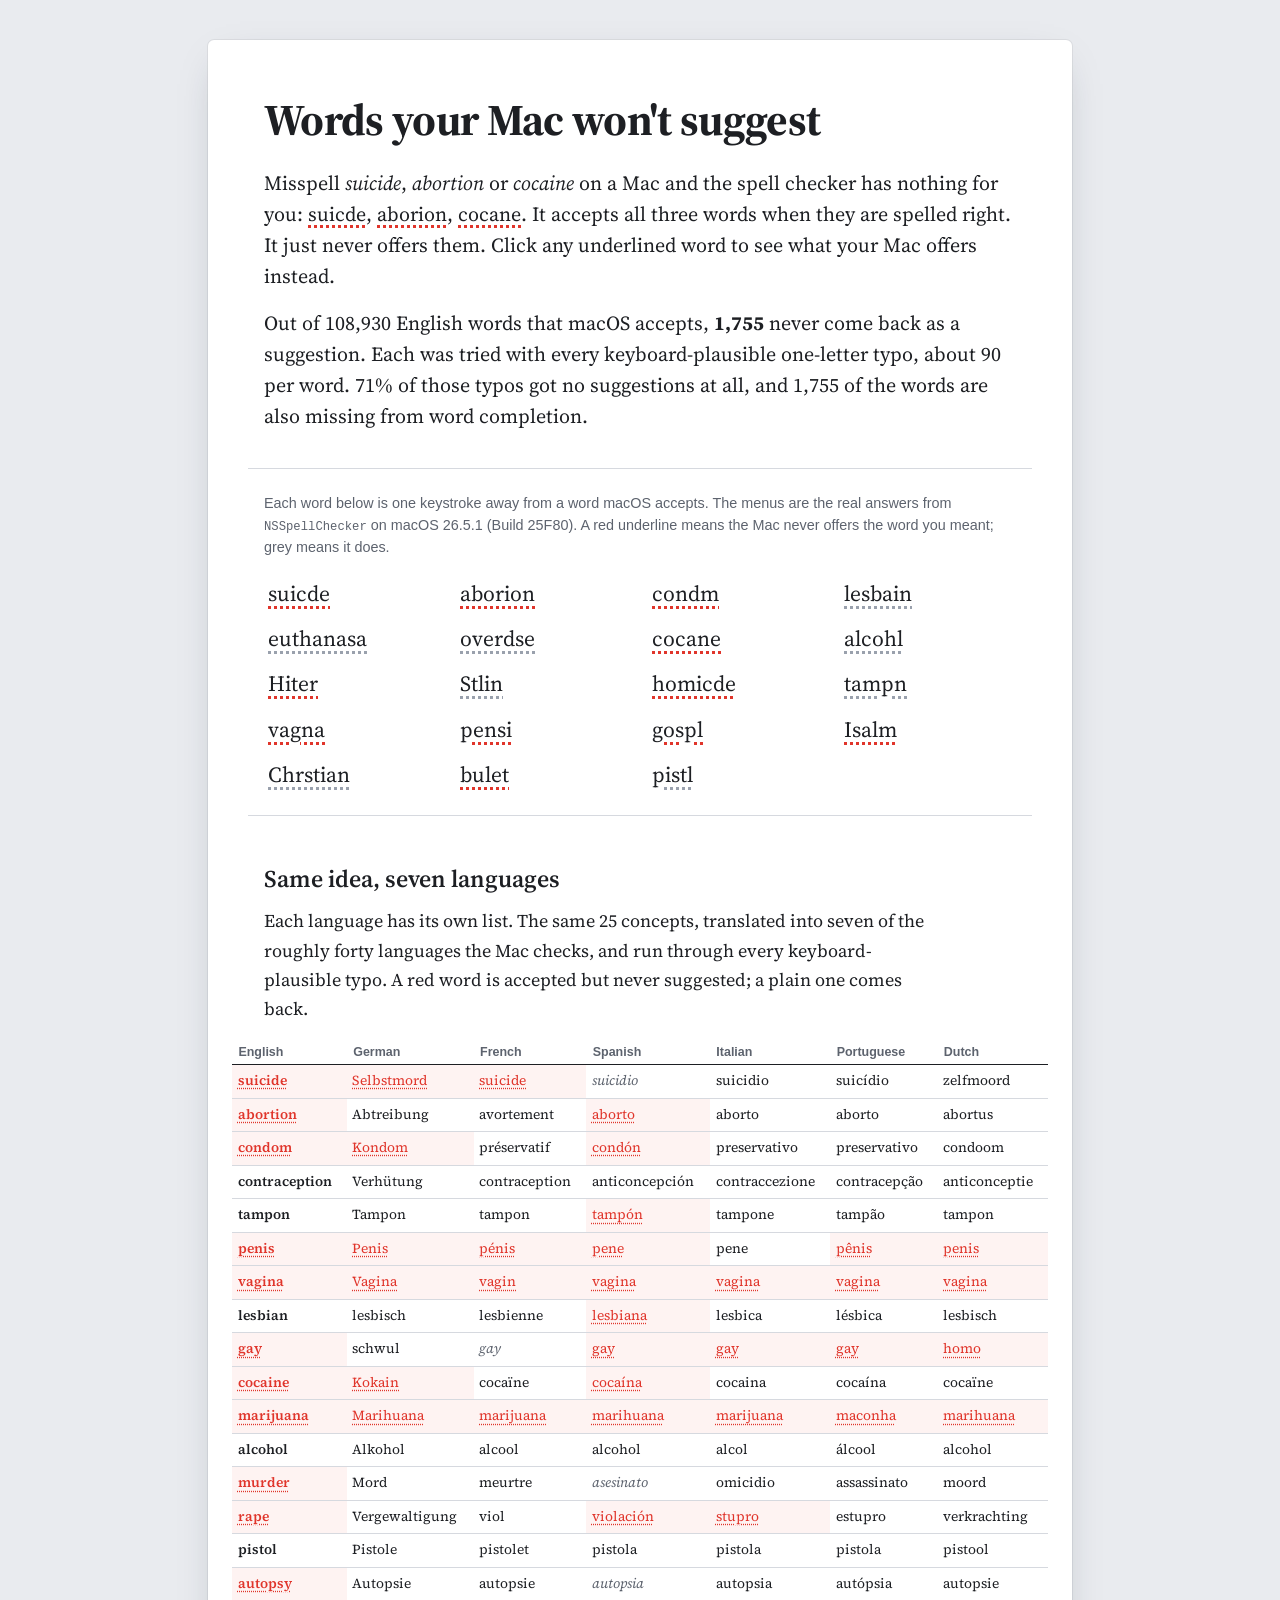
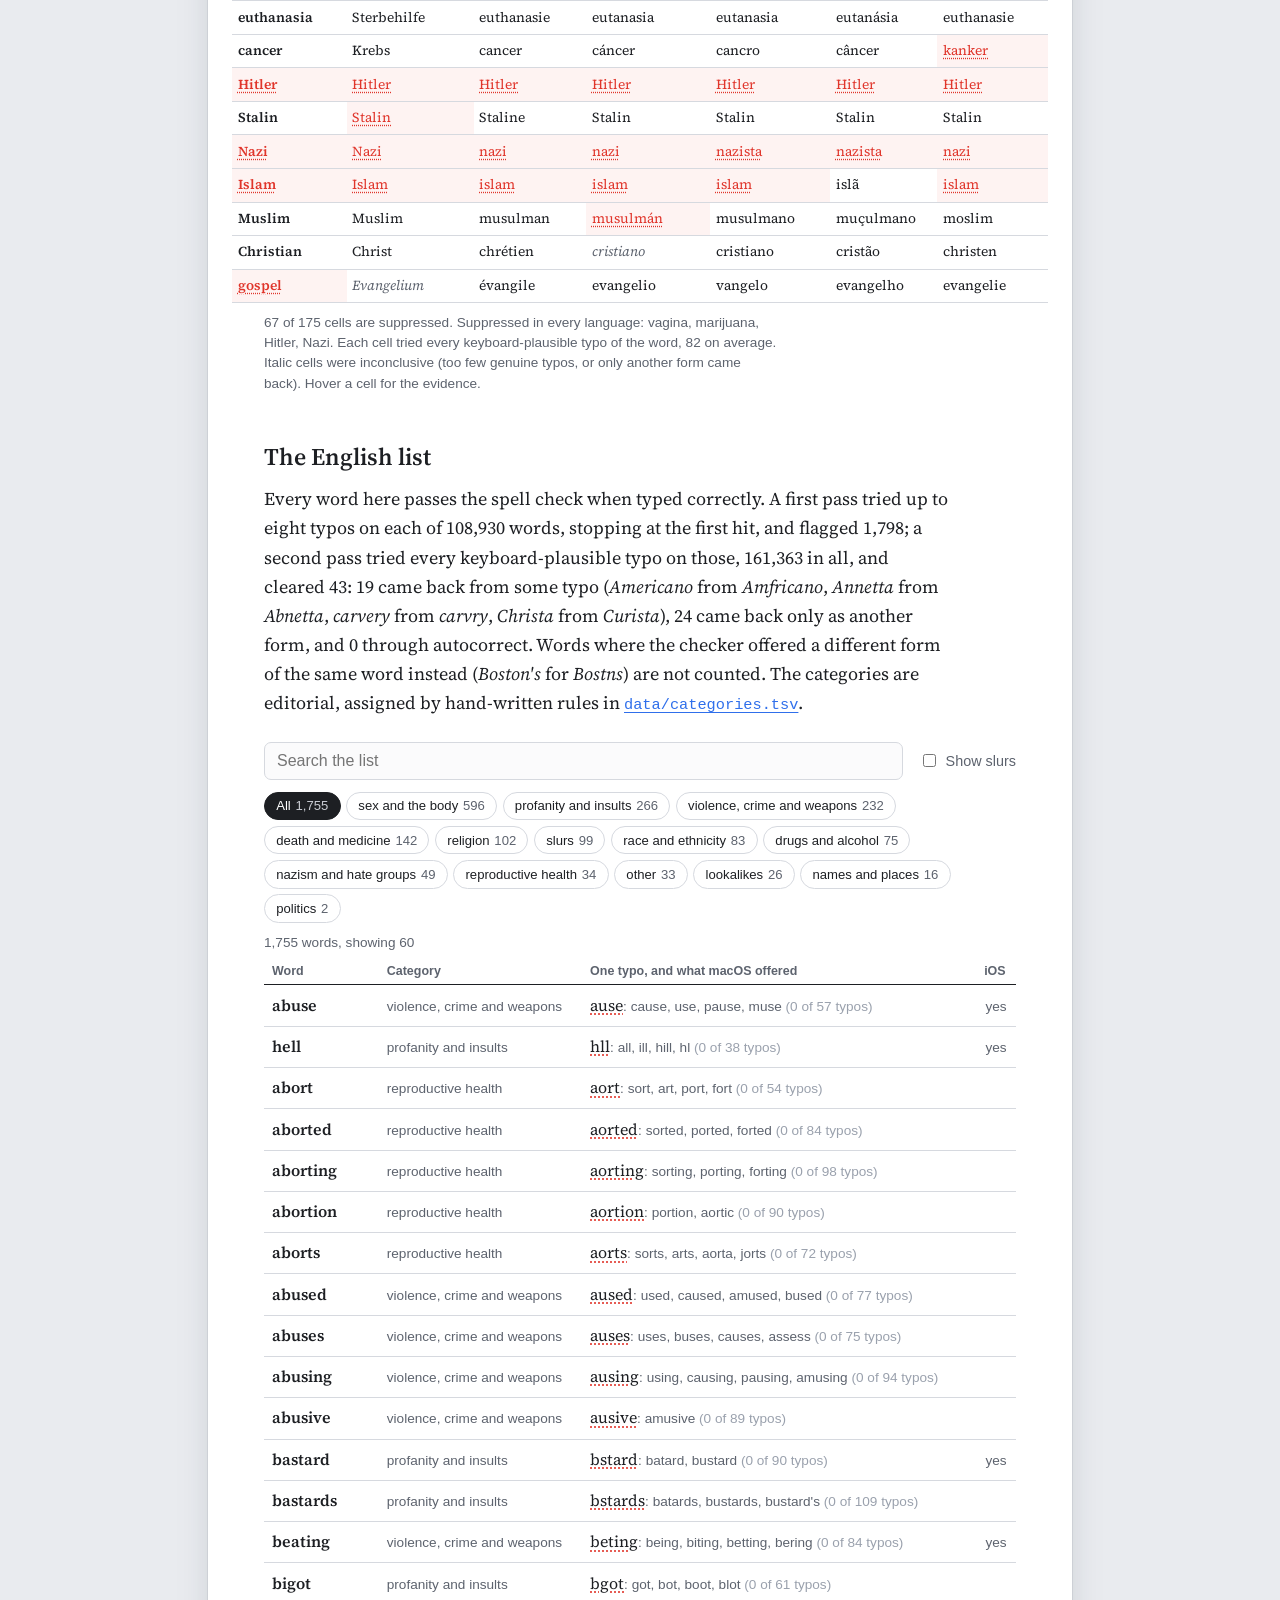
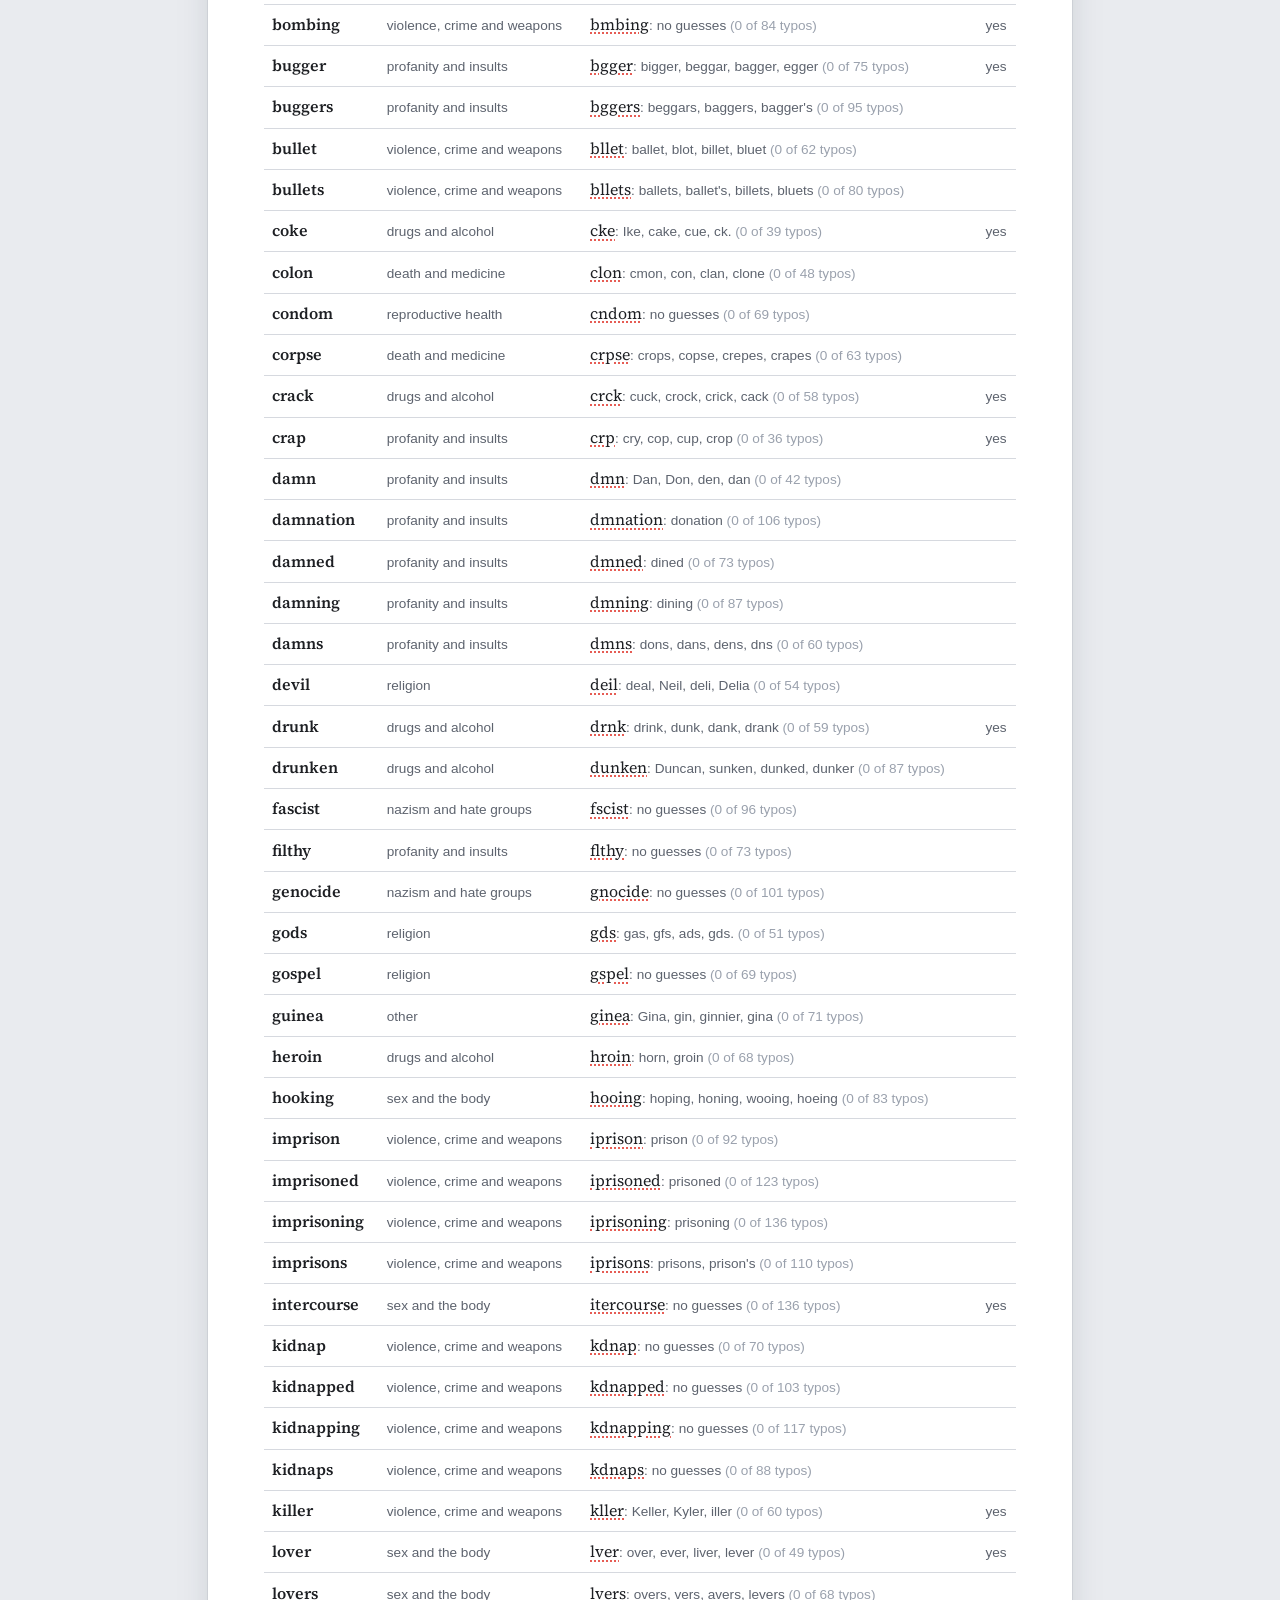
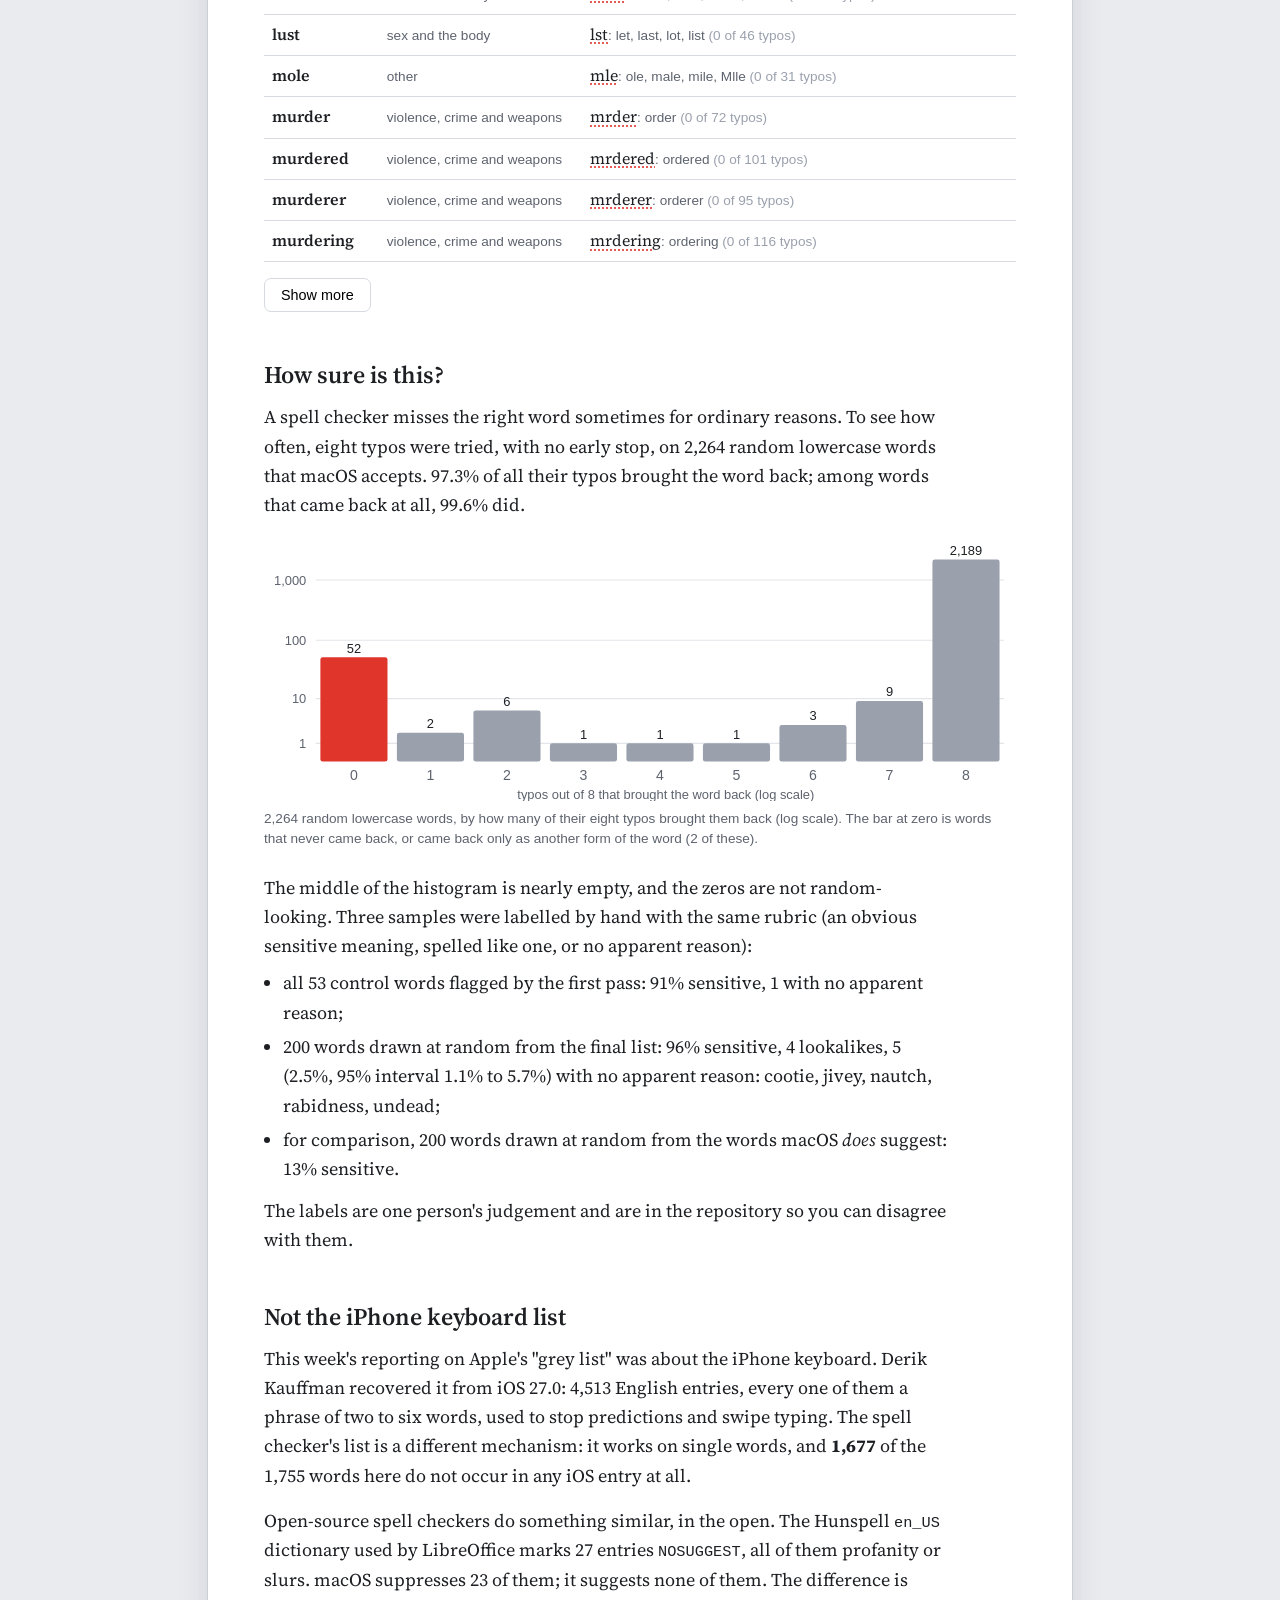
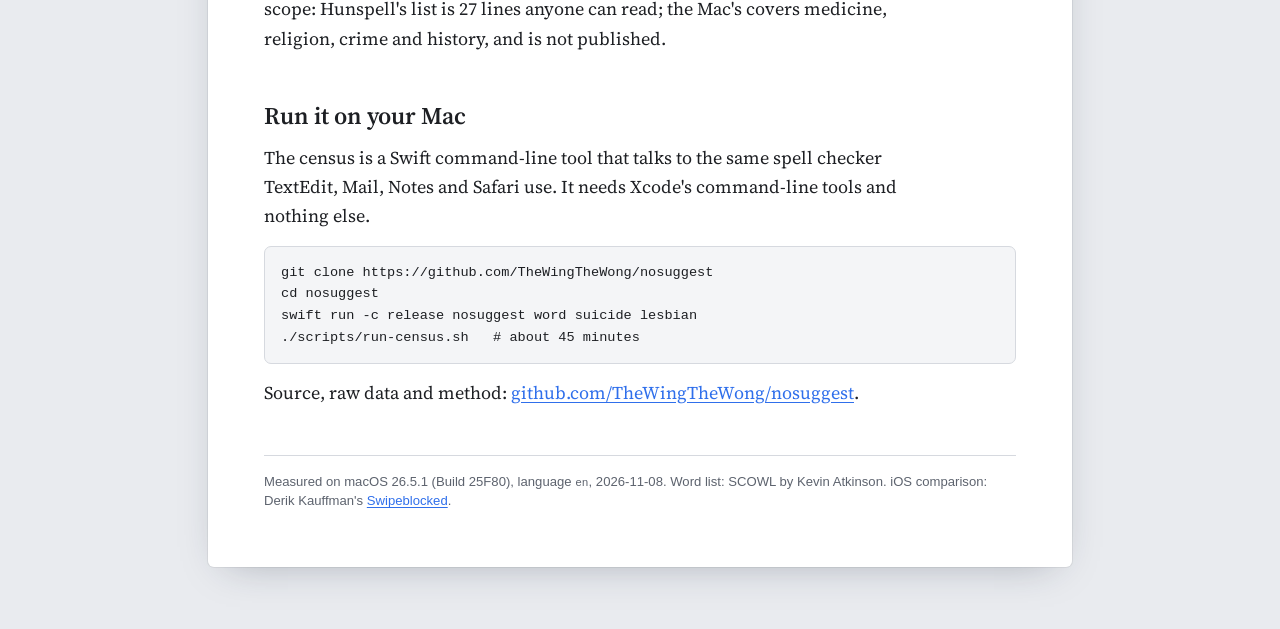
<file: docs/index.html>
<!doctype html>
<html lang="en">
<head>
<meta charset="utf-8">
<meta name="viewport" content="width=device-width, initial-scale=1">
<title>Words your Mac won't suggest</title>
<meta name="description" content="A black-box census of the words the macOS spell checker accepts as correctly spelled but never offers as a correction.">
<meta property="og:title" content="Words your Mac won't suggest">
<meta property="og:description" content="The macOS spell checker accepts these words as correctly spelled but never offers them as a correction.">
<meta property="og:image" content="https://thewingthewong.github.io/nosuggest/og.png">
<meta name="twitter:card" content="summary_large_image">
<link rel="preconnect" href="https://fonts.googleapis.com">
<link rel="preconnect" href="https://fonts.gstatic.com" crossorigin>
<link href="https://fonts.googleapis.com/css2?family=Source+Serif+4:ital,opsz,wght@0,8..60,400;0,8..60,600;0,8..60,700;1,8..60,400&display=swap" rel="stylesheet">
<link rel="stylesheet" href="style.css">
</head>
<body>
<main class="page">
  <header class="intro">
    <h1>Words your Mac won't suggest</h1>
    <p class="lede">Misspell <em>suicide</em>, <em>abortion</em> or <em>cocaine</em> on a Mac and the spell checker has nothing for you:
      <span class="typo" data-word="suicde">suicde</span>, <span class="typo" data-word="aborion">aborion</span>,
      <span class="typo" data-word="cocane">cocane</span>. It accepts all three words when they are spelled right.
      It just never offers them. Click any underlined word to see what your Mac offers instead.</p>
    <p class="lede" id="headline-stats">Loading the census&hellip;</p>
  </header>

  <section class="specimens" aria-label="Typo specimens">
    <p class="specimen-note">Each word below is one keystroke away from a word macOS accepts. The menus are the real answers from <code>NSSpellChecker</code> on <span data-fill="os">macOS</span>. A red underline means the Mac never offers the word you meant; grey means it does.</p>
    <div class="specimen-grid" id="specimens"></div>
  </section>

  <section>
    <h2>Same idea, seven languages</h2>
    <p>Each language has its own list. The same 25 concepts, translated into seven of the roughly forty languages the Mac checks, and run through every keyboard-plausible typo. A red word is accepted but never suggested; a plain one comes back.</p>
    <div class="table-wrap matrix-wrap">
      <table class="matrix" id="matrix"></table>
    </div>
    <p class="matrix-note" id="matrix-note"></p>
  </section>

  <section>
    <h2>The English list</h2>
    <p id="list-text"></p>
    <div class="controls">
      <label class="search">
        <span class="visually-hidden">Search the list</span>
        <input id="q" type="search" placeholder="Search the list" autocomplete="off" spellcheck="false">
      </label>
      <label class="toggle"><input type="checkbox" id="show-slurs"> Show slurs</label>
    </div>
    <div class="chips" id="chips" role="group" aria-label="Filter by category"></div>
    <p class="count" id="count" aria-live="polite"></p>
    <div class="table-wrap">
      <table class="words">
        <thead><tr><th scope="col">Word</th><th scope="col">Category</th><th scope="col">One typo, and what macOS offered</th><th scope="col" title="Appears inside a phrase on the iOS keyboard blocklist">iOS</th></tr></thead>
        <tbody id="rows"></tbody>
      </table>
    </div>
    <button class="more" id="more" type="button">Show more</button>
  </section>

  <section>
    <h2>How sure is this?</h2>
    <p id="method-text">A spell checker misses the right word sometimes for ordinary reasons. To measure how often, the probe ran the full eight-typo battery on a random sample of words and counted how many typos brought each one back.</p>
    <figure class="chart">
      <div id="histogram"></div>
      <figcaption id="hist-caption"></figcaption>
    </figure>
    <div id="fp-text" class="prose"></div>
  </section>

  <section>
    <h2>Not the iPhone keyboard list</h2>
    <p id="ios-text"></p>
    <p id="hunspell-text"></p>
  </section>

  <section>
    <h2>Run it on your Mac</h2>
    <p>The census is a Swift command-line tool that talks to the same spell checker TextEdit, Mail, Notes and Safari use. It needs Xcode's command-line tools and nothing else.</p>
    <pre class="cmd"><code>git clone https://github.com/TheWingTheWong/nosuggest
cd nosuggest
swift run -c release nosuggest word suicide lesbian
./scripts/run-census.sh   # about 45 minutes</code></pre>
    <p>Source, raw data and method: <a href="https://github.com/TheWingTheWong/nosuggest">github.com/TheWingTheWong/nosuggest</a>.</p>
  </section>

  <footer class="foot">
    <p>Measured on <span data-fill="os">macOS</span>, language <code>en</code>, <span data-fill="generated"></span>. Word list: SCOWL by Kevin Atkinson. iOS comparison: Derik Kauffman's <a href="https://swipeblocked.com">Swipeblocked</a>.</p>
  </footer>
</main>

<div class="menu" id="menu" role="menu" hidden></div>
<script src="app.js"></script>
</body>
</html>
</file>
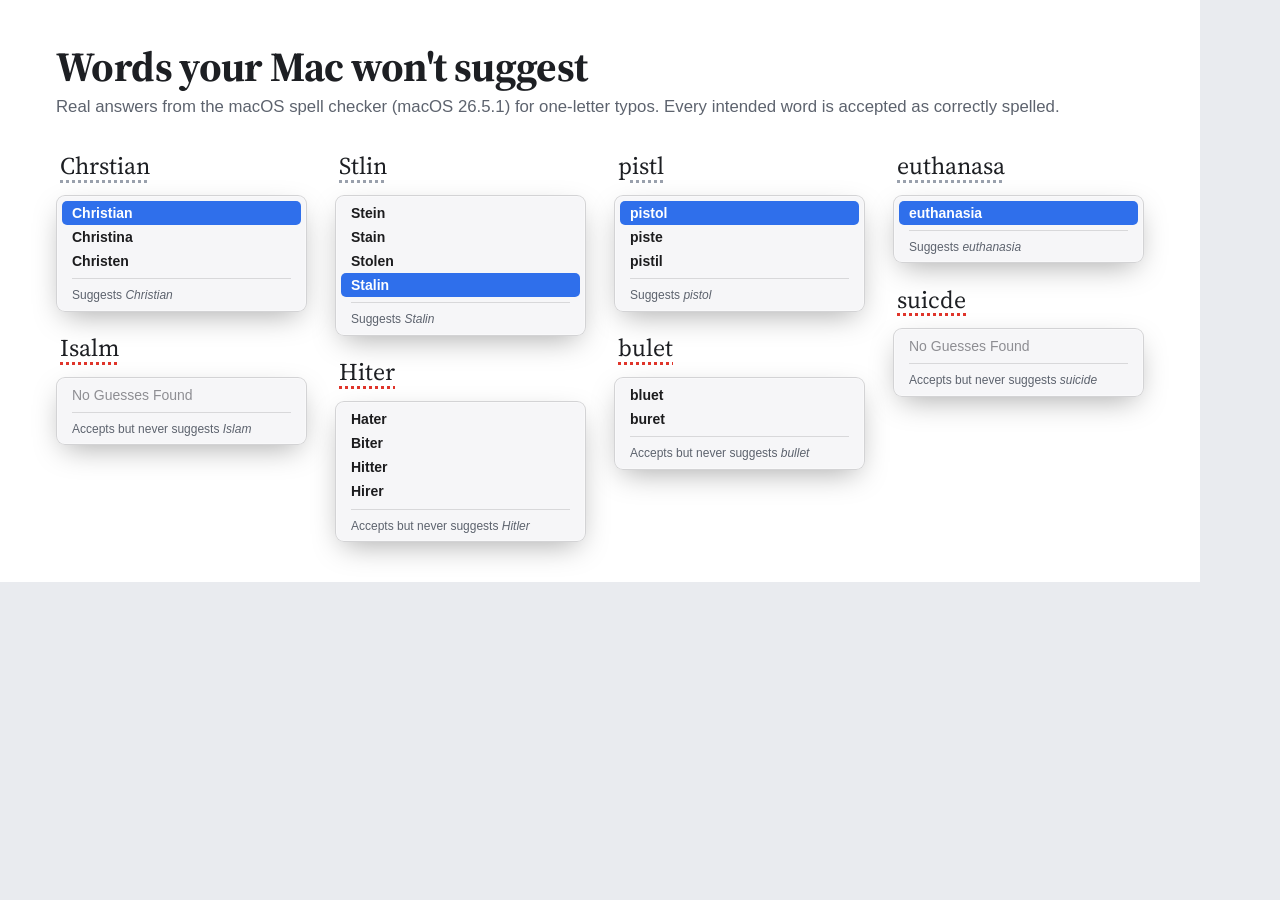
<file: docs/card.html>
<!doctype html>
<html lang="en">
<head>
<meta charset="utf-8">
<title>nosuggest: pairs</title>
<link href="https://fonts.googleapis.com/css2?family=Source+Serif+4:opsz,wght@8..60,400;8..60,700&display=swap" rel="stylesheet">
<link rel="stylesheet" href="style.css">
<style>
  body { background: var(--desk); }
  .card { width: 1200px; padding: 44px 56px 40px; background: var(--paper); }
  .card h1 { font-size: 2.6rem; margin: 0 0 0.35rem; }
  .card .sub { font: 400 1.05rem/1.4 var(--ui); color: var(--muted); margin: 0 0 1.8rem; max-width: none; }
  .pairs { display: grid; grid-template-columns: repeat(4, 1fr); gap: 28px; }
  .pair { display: grid; gap: 18px; align-content: start; }
  .cell .typo { font-size: 1.5rem; }
  .cell .menu { position: static; margin-top: 8px; min-width: 0; }
</style>
</head>
<body>
<div class="card" id="card">
  <h1>Words your Mac won't suggest</h1>
  <p class="sub">Real answers from the macOS spell checker (<span id="os"></span>) for one-letter typos. Every intended word is accepted as correctly spelled.</p>
  <div class="pairs" id="pairs"></div>
</div>
<script>
const PAIRS = [["Chrstian", "Isalm"], ["Stlin", "Hiter"], ["pistl", "bulet"], ["euthanasa", "suicde"]];
const esc = (s) => String(s).replace(/[&<>"']/g, (c) => ({ "&": "&amp;", "<": "&lt;", ">": "&gt;", '"': "&quot;", "'": "&#39;" }[c]));
Promise.all([fetch("data/specimens-en.json").then((r) => r.json()), fetch("data/summary-en.json").then((r) => r.json())]).then(([sp, sum]) => {
  document.getElementById("os").textContent = "macOS " + sum.os.replace(/^Version /, "").replace(/ \(.*\)/, "");
  const by = new Map(sp.map((s) => [s.typo, s]));
  const cell = (t) => {
    const s = by.get(t);
    const ok = s.guesses.some((g) => g.toLowerCase() === s.word.toLowerCase());
    const items = s.guesses.length
      ? s.guesses.slice(0, 4).map((g) => `<div class="item guess${g.toLowerCase() === s.word.toLowerCase() ? " hit" : ""}">${esc(g)}</div>`).join("")
      : `<div class="item none">No Guesses Found</div>`;
    return `<div class="cell"><span class="typo specimen${ok ? " ok" : ""}">${esc(t)}</span>` +
      `<div class="menu">${items}<div class="sep"></div><div class="meta">${ok ? "Suggests" : "Accepts but never suggests"} <em>${esc(s.word)}</em></div></div></div>`;
  };
  document.getElementById("pairs").innerHTML = PAIRS.map(([a, b]) => `<div class="pair">${cell(a)}${cell(b)}</div>`).join("");
});
</script>
</body>
</html>
</file>
<file: docs/style.css>
:root {
  --desk: #e9ebef;          /* window background behind the document */
  --paper: #ffffff;
  --ink: #1d1f23;
  --muted: #5d636e;
  --squiggle: #e0352b;      /* macOS misspelling red */
  --select: #2f6feb;        /* menu highlight blue */
  --rule: #d6d9df;
  --menu-bg: rgba(246, 246, 248, 0.96);
  --serif: "Source Serif 4", "Iowan Old Style", Georgia, serif;
  --ui: -apple-system, BlinkMacSystemFont, "Helvetica Neue", Arial, sans-serif;
  --mono: ui-monospace, "SF Mono", Menlo, monospace;
}

* { box-sizing: border-box; }

html { background: var(--desk); }

body {
  margin: 0;
  color: var(--ink);
  font: 400 1.125rem/1.62 var(--serif);
  -webkit-font-smoothing: antialiased;
}

.page {
  max-width: 54rem;
  margin: 2.5rem auto 4rem;
  padding: 3.5rem 3.5rem 2.5rem;
  background: var(--paper);
  border-radius: 6px;
  box-shadow: 0 0 0 1px rgba(0, 0, 0, 0.06), 0 12px 40px -18px rgba(30, 40, 60, 0.35);
}

h1 {
  font-size: 2.75rem;
  line-height: 1.1;
  font-weight: 700;
  letter-spacing: -0.015em;
  margin: 0 0 1.5rem;
}

h2 {
  font-size: 1.5rem;
  line-height: 1.25;
  font-weight: 600;
  margin: 3rem 0 0.75rem;
}

p { margin: 0 0 1rem; max-width: 38em; }
.lede { font-size: 1.25rem; line-height: 1.55; }
a { color: var(--select); text-underline-offset: 0.15em; }
code { font-family: var(--mono); font-size: 0.85em; }
em { font-style: italic; }

/* The red dotted underline macOS draws under a misspelling. */
.typo {
  cursor: context-menu;
  text-decoration: underline dotted var(--squiggle);
  text-decoration-thickness: 0.14em;
  text-underline-offset: 0.22em;
  border-radius: 2px;
}
.typo:hover, .typo[aria-expanded="true"] { background: rgba(224, 53, 43, 0.08); }
.typo:focus-visible { outline: 2px solid var(--select); outline-offset: 2px; }

/* Specimens: typos laid out like a page of notes. */
.specimens {
  margin: 2.25rem -1rem 0;
  padding: 1.5rem 1rem 1.25rem;
  border-top: 1px solid var(--rule);
  border-bottom: 1px solid var(--rule);
}
.specimen-note { font: 400 0.9rem/1.5 var(--ui); color: var(--muted); max-width: none; }
.specimen-grid {
  display: grid;
  grid-template-columns: repeat(auto-fill, minmax(9.5rem, 1fr));
  gap: 0.35rem 1rem;
  margin-top: 0.75rem;
}
.specimen {
  font-size: 1.35rem;
  padding: 0.15rem 0.25rem;
  justify-self: start;
}
.specimen.ok { text-decoration-color: #9aa1ad; }

/* The spelling context menu. */
.menu {
  position: absolute;
  z-index: 10;
  min-width: 13rem;
  max-width: 18rem;
  padding: 5px;
  font: 400 0.875rem/1.3 var(--ui);
  color: #1c1c1e;
  background: var(--menu-bg);
  border: 1px solid rgba(0, 0, 0, 0.14);
  border-radius: 9px;
  box-shadow: 0 10px 30px -8px rgba(0, 0, 0, 0.35), 0 0 0 0.5px rgba(255, 255, 255, 0.6) inset;
  -webkit-backdrop-filter: blur(20px);
  backdrop-filter: blur(20px);
}
.menu .item { padding: 3px 10px; border-radius: 5px; }
.menu .item.guess { font-weight: 600; }
.menu .item.guess.hit { background: var(--select); color: #fff; }
.menu .item.none { color: #8e8e93; }
.menu .sep { height: 1px; margin: 5px 10px; background: rgba(0, 0, 0, 0.12); }
.menu .item.dim { color: #8e8e93; }
.menu .meta { padding: 4px 10px 2px; font-size: 0.75rem; color: var(--muted); }

/* List controls. */
.controls { display: flex; gap: 1rem; align-items: center; flex-wrap: wrap; margin: 1.5rem 0 0.75rem; }
.search { flex: 1 1 16rem; }
.search input {
  width: 100%;
  font: 400 1rem var(--ui);
  padding: 0.55rem 0.75rem;
  border: 1px solid var(--rule);
  border-radius: 7px;
  background: #fbfbfc;
  color: var(--ink);
}
.search input:focus-visible { outline: 3px solid rgba(47, 111, 235, 0.35); border-color: var(--select); }
.toggle { font: 400 0.9rem var(--ui); color: var(--muted); display: flex; gap: 0.4rem; align-items: center; }

.chips { display: flex; flex-wrap: wrap; gap: 0.35rem; margin-bottom: 0.75rem; }
.chip {
  font: 400 0.82rem/1 var(--ui);
  padding: 0.42rem 0.7rem;
  border: 1px solid var(--rule);
  border-radius: 999px;
  background: var(--paper);
  color: var(--ink);
  cursor: pointer;
}
.chip[aria-pressed="true"] { background: var(--ink); border-color: var(--ink); color: #fff; }
.chip:focus-visible { outline: 2px solid var(--select); outline-offset: 2px; }
.chip .n { color: var(--muted); margin-left: 0.3rem; }
.chip[aria-pressed="true"] .n { color: #c9ccd3; }

.count { font: 400 0.85rem var(--ui); color: var(--muted); margin: 0.25rem 0 0.5rem; }

.table-wrap { overflow-x: auto; }
table.words { width: 100%; border-collapse: collapse; font-size: 1rem; }
.words th {
  text-align: left;
  font: 600 0.78rem var(--ui);
  color: var(--muted);
  padding: 0.4rem 0.5rem;
  border-bottom: 1px solid var(--ink);
}
.words td { padding: 0.45rem 0.5rem; border-bottom: 1px solid var(--rule); vertical-align: baseline; }
.words td.w { font-weight: 600; white-space: nowrap; }
.words td.cat { font: 400 0.85rem var(--ui); color: var(--muted); white-space: nowrap; }
.words td.ex { font: 400 0.85rem var(--ui); color: var(--muted); }
.words td.ex .t { font-family: var(--serif); font-size: 1rem; color: var(--ink); text-decoration: underline dotted var(--squiggle); text-underline-offset: 0.2em; }
.words td.ios { font: 400 0.85rem var(--ui); color: var(--muted); text-align: center; }
.blur { filter: blur(5px); cursor: pointer; user-select: none; }
.more {
  margin-top: 1rem;
  font: 400 0.9rem var(--ui);
  padding: 0.5rem 1rem;
  border-radius: 7px;
  border: 1px solid var(--rule);
  background: var(--paper);
  cursor: pointer;
}

/* Language matrix. */
.matrix-wrap { margin: 1rem -2rem 0; }
table.matrix { width: 100%; border-collapse: collapse; font-size: 0.86rem; }
.matrix th { font: 600 0.78rem var(--ui); color: var(--muted); text-align: left; padding: 0.35rem 0.4rem; border-bottom: 1px solid var(--ink); }
.matrix th[scope="row"] { font: 400 0.82rem var(--ui); color: var(--muted); white-space: nowrap; border-bottom: 1px solid var(--rule); }
.matrix td:first-child { font-weight: 600; }
.matrix td { padding: 0.32rem 0.35rem; border-bottom: 1px solid var(--rule); white-space: nowrap; }
.matrix td.no {
  color: var(--squiggle);
  text-decoration: underline dotted var(--squiggle);
  text-underline-offset: 0.22em;
  background: rgba(224, 53, 43, 0.06);
}
.matrix td.maybe { color: var(--muted); font-style: italic; }
.matrix-note { font: 400 0.85rem/1.5 var(--ui); color: var(--muted); margin-top: 0.6rem; }

/* Control histogram. */
.chart { margin: 1.5rem 0; }
.chart svg { width: 100%; height: auto; display: block; }
.chart figcaption { font: 400 0.85rem/1.45 var(--ui); color: var(--muted); margin-top: 0.5rem; }

.cmd {
  font: 400 0.85rem/1.6 var(--mono);
  background: #f4f5f7;
  border: 1px solid var(--rule);
  border-radius: 7px;
  padding: 0.9rem 1rem;
  overflow-x: auto;
}
.cmd code { font-size: inherit; }

.foot { margin-top: 3rem; padding-top: 1rem; border-top: 1px solid var(--rule); }
.foot p { font: 400 0.82rem/1.5 var(--ui); color: var(--muted); max-width: none; }

.visually-hidden { position: absolute; width: 1px; height: 1px; overflow: hidden; clip: rect(0 0 0 0); white-space: nowrap; }

@media (max-width: 640px) {
  .page { margin: 0; padding: 2rem 1.25rem; border-radius: 0; box-shadow: none; }
  h1 { font-size: 2.1rem; }
  .lede { font-size: 1.12rem; }
  .words td.ex { display: none; }
  .matrix-wrap { margin: 1rem 0 0; }
  .words th:nth-child(3) { display: none; }
}

@media (prefers-reduced-motion: no-preference) {
  .menu:not([hidden]) { animation: pop 120ms ease-out; }
  @keyframes pop { from { opacity: 0; transform: translateY(-3px); } to { opacity: 1; transform: none; } }
}

.prose { max-width: 38em; margin-bottom: 1rem; }
.audit { margin: 0.5rem 0 0.75rem; padding-left: 1.2rem; }
.audit li { margin-bottom: 0.35rem; }
.words td.ex .n { color: #9aa1ad; white-space: nowrap; }
</file>
